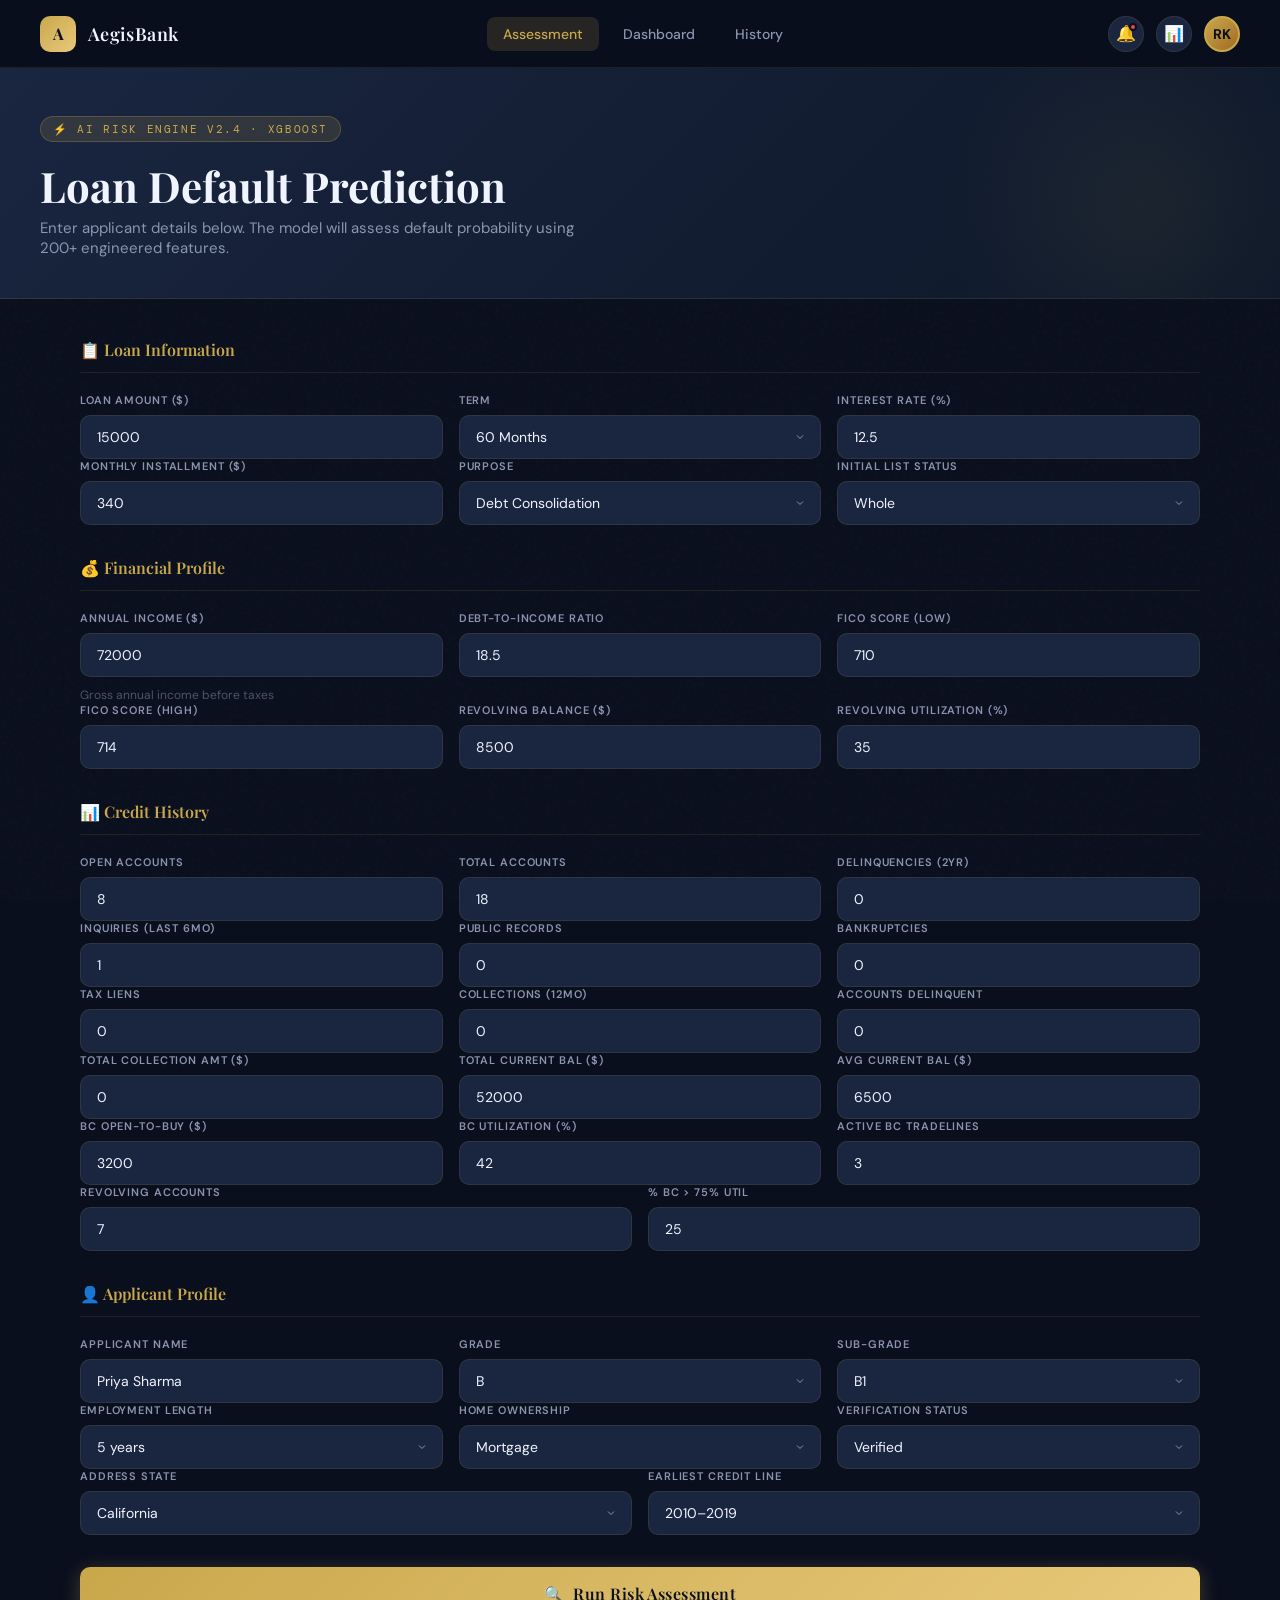
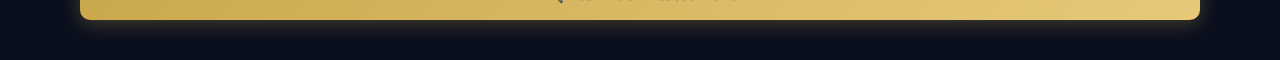
<file: separate/aegisbank_app.html>
<!DOCTYPE html>
<html lang="en">
<head>
<meta charset="UTF-8"/>
<meta name="viewport" content="width=device-width,initial-scale=1.0"/>
<title>AegisBank — Risk Engine</title>
<link href="https://fonts.googleapis.com/css2?family=Playfair+Display:wght@400;600;700&family=DM+Sans:ital,wght@0,300;0,400;0,500;0,600;1,400&family=DM+Mono:wght@400;500&display=swap" rel="stylesheet"/>
<style>
:root{
  --navy:#0a0f1e;--navy-mid:#111827;--navy-light:#1a2540;--card-bg:#131c30;
  --gold:#c9a84c;--gold-light:#e8c97a;--gold-dim:rgba(201,168,76,0.15);
  --teal:#2dd4bf;--teal-dim:rgba(45,212,191,0.12);
  --red:#ef4444;--red-dim:rgba(239,68,68,0.12);
  --green:#22c55e;--green-dim:rgba(34,197,94,0.12);
  --amber:#f59e0b;--amber-dim:rgba(245,158,11,0.12);
  --text-primary:#f0f4ff;--text-secondary:#8a95b0;--text-muted:#4a5568;
  --border:rgba(201,168,76,0.12);--border-hover:rgba(201,168,76,0.35);
  --shadow:0 8px 40px rgba(0,0,0,0.45);--radius:16px;--radius-sm:10px;
}
*,*::before,*::after{box-sizing:border-box;margin:0;padding:0}
html{scroll-behavior:smooth}
body{font-family:'DM Sans',sans-serif;background:var(--navy);color:var(--text-primary);min-height:100vh;-webkit-font-smoothing:antialiased}
body::before{content:'';position:fixed;inset:0;background-image:url("data:image/svg+xml,%3Csvg viewBox='0 0 256 256' xmlns='http://www.w3.org/2000/svg'%3E%3Cfilter id='n'%3E%3CfeTurbulence type='fractalNoise' baseFrequency='0.9' numOctaves='4' stitchTiles='stitch'/%3E%3C/filter%3E%3Crect width='100%25' height='100%25' filter='url(%23n)' opacity='0.035'/%3E%3C/svg%3E");pointer-events:none;z-index:0;opacity:.6}

/* NAV */
.nav{position:fixed;top:0;left:0;right:0;z-index:200;display:flex;align-items:center;justify-content:space-between;padding:0 40px;height:68px;background:rgba(10,15,30,0.92);backdrop-filter:blur(20px);border-bottom:1px solid var(--border)}
.nav-brand{display:flex;align-items:center;gap:12px;text-decoration:none;cursor:pointer}
.nav-logo{width:36px;height:36px;background:linear-gradient(135deg,var(--gold),var(--gold-light));border-radius:10px;display:flex;align-items:center;justify-content:center;font-family:'Playfair Display',serif;font-weight:700;color:var(--navy);font-size:16px}
.nav-name{font-family:'Playfair Display',serif;font-size:18px;font-weight:600;color:var(--text-primary);letter-spacing:.02em}
.nav-links{display:flex;gap:8px;list-style:none}
.nav-links a{text-decoration:none;color:var(--text-secondary);font-size:14px;font-weight:500;padding:8px 16px;border-radius:8px;transition:all .2s;cursor:pointer}
.nav-links a:hover,.nav-links a.active{color:var(--gold);background:var(--gold-dim)}
.nav-actions{display:flex;align-items:center;gap:12px}
.nav-icon-btn{width:36px;height:36px;border-radius:50%;background:var(--navy-light);border:1px solid var(--border);display:flex;align-items:center;justify-content:center;cursor:pointer;color:var(--text-secondary);font-size:16px;transition:all .2s;position:relative}
.nav-icon-btn:hover{border-color:var(--gold);color:var(--gold)}
.notif-dot{position:absolute;top:6px;right:6px;width:8px;height:8px;background:var(--red);border-radius:50%;border:2px solid var(--navy)}
.nav-avatar{width:36px;height:36px;border-radius:50%;background:linear-gradient(135deg,var(--gold),#a06b20);border:2px solid var(--gold);display:flex;align-items:center;justify-content:center;cursor:pointer;font-size:14px;font-weight:700;color:var(--navy);transition:all .2s}
.nav-avatar:hover{transform:scale(1.05)}

/* PAGE */
.page-wrapper{position:relative;z-index:1;padding-top:68px;min-height:100vh}
.page{display:none}
.page.active{display:block}

/* HERO */
.hero-strip{background:linear-gradient(135deg,var(--navy-light) 0%,#0d1829 100%);border-bottom:1px solid var(--border);padding:48px 40px 40px;position:relative;overflow:hidden}
.hero-strip::after{content:'';position:absolute;right:-60px;top:-60px;width:400px;height:400px;background:radial-gradient(circle,rgba(201,168,76,.07) 0%,transparent 70%);pointer-events:none}
.hero-eyebrow{display:inline-flex;align-items:center;gap:8px;font-family:'DM Mono',monospace;font-size:11px;letter-spacing:.15em;text-transform:uppercase;color:var(--gold);background:var(--gold-dim);border:1px solid rgba(201,168,76,.25);padding:5px 12px;border-radius:20px;margin-bottom:20px}
.hero-title{font-family:'Playfair Display',serif;font-size:clamp(26px,4vw,42px);font-weight:700;line-height:1.15;margin-bottom:8px;background:linear-gradient(135deg,var(--text-primary) 60%,var(--gold-light));-webkit-background-clip:text;-webkit-text-fill-color:transparent;background-clip:text}
.hero-sub{color:var(--text-secondary);font-size:15px;max-width:540px}

/* CONTENT */
.content-area{padding:40px;max-width:1200px;margin:0 auto}

/* CARDS */
.card{background:var(--card-bg);border:1px solid var(--border);border-radius:var(--radius);padding:32px;transition:border-color .25s,box-shadow .25s}
.card:hover{border-color:var(--border-hover);box-shadow:var(--shadow)}
.card-label{font-family:'DM Mono',monospace;font-size:10px;letter-spacing:.12em;text-transform:uppercase;color:var(--text-muted);margin-bottom:12px}
.card-title{font-family:'Playfair Display',serif;font-size:20px;font-weight:600;margin-bottom:8px}

/* FORM */
.form-grid{display:grid;gap:20px}
.form-row{display:grid;grid-template-columns:repeat(auto-fit,minmax(200px,1fr));gap:16px}
.form-group{display:flex;flex-direction:column;gap:8px}
.form-label{font-size:11px;font-weight:600;letter-spacing:.08em;text-transform:uppercase;color:var(--text-secondary)}
.form-input{background:var(--navy-light);border:1px solid var(--border);border-radius:var(--radius-sm);padding:12px 16px;color:var(--text-primary);font-family:'DM Sans',sans-serif;font-size:14px;transition:all .2s;outline:none;width:100%}
.form-input:focus{border-color:var(--gold);box-shadow:0 0 0 3px var(--gold-dim)}
.form-input::placeholder{color:var(--text-muted)}
select.form-input{appearance:none;cursor:pointer;background-image:url("data:image/svg+xml,%3Csvg xmlns='http://www.w3.org/2000/svg' width='12' height='12' viewBox='0 0 24 24' fill='none' stroke='%238a95b0' stroke-width='2'%3E%3Cpath d='M6 9l6 6 6-6'/%3E%3C/svg%3E");background-repeat:no-repeat;background-position:right 14px center;padding-right:40px}
.form-section{margin-bottom:32px}
.form-section-title{font-family:'Playfair Display',serif;font-size:16px;font-weight:600;color:var(--gold);margin-bottom:20px;padding-bottom:12px;border-bottom:1px solid var(--border);display:flex;align-items:center;gap:8px}
.form-hint{font-size:12px;color:var(--text-muted);margin-top:2px}

/* BUTTONS */
.btn{display:inline-flex;align-items:center;justify-content:center;gap:8px;font-family:'DM Sans',sans-serif;font-size:14px;font-weight:600;padding:12px 28px;border:none;border-radius:var(--radius-sm);cursor:pointer;transition:all .2s;letter-spacing:.03em;text-decoration:none}
.btn-primary{background:linear-gradient(135deg,var(--gold) 0%,var(--gold-light) 100%);color:var(--navy);box-shadow:0 4px 20px rgba(201,168,76,.3)}
.btn-primary:hover{transform:translateY(-1px);box-shadow:0 6px 28px rgba(201,168,76,.45)}
.btn-ghost{background:transparent;color:var(--text-secondary);border:1px solid var(--border)}
.btn-ghost:hover{color:var(--gold);border-color:var(--gold);background:var(--gold-dim)}
.btn-full{width:100%}
.btn-sm{padding:8px 16px;font-size:13px}

/* STATS */
.stats-row{display:grid;grid-template-columns:repeat(auto-fit,minmax(200px,1fr));gap:16px;margin-bottom:32px}
.stat-card{background:var(--card-bg);border:1px solid var(--border);border-radius:var(--radius);padding:24px;transition:border-color .25s}
.stat-card:hover{border-color:var(--border-hover)}
.stat-icon{width:40px;height:40px;border-radius:10px;display:flex;align-items:center;justify-content:center;font-size:18px;margin-bottom:16px}
.stat-value{font-family:'Playfair Display',serif;font-size:26px;font-weight:700;line-height:1;margin-bottom:6px}
.stat-label{font-size:12px;color:var(--text-secondary)}
.stat-change{display:inline-flex;align-items:center;gap:4px;font-family:'DM Mono',monospace;font-size:11px;margin-top:8px;padding:3px 8px;border-radius:20px}
.stat-change.up{color:var(--green);background:var(--green-dim)}
.stat-change.down{color:var(--red);background:var(--red-dim)}
.stat-change.neutral{color:var(--text-muted);background:rgba(255,255,255,.04)}

/* RISK METER */
.risk-track{height:10px;background:var(--navy-light);border-radius:99px;overflow:hidden;position:relative}
.risk-fill{height:100%;border-radius:99px;transition:width 1.2s cubic-bezier(.16,1,.3,1)}
.risk-fill.low{background:linear-gradient(90deg,var(--green),#4ade80)}
.risk-fill.medium{background:linear-gradient(90deg,var(--amber),#fbbf24)}
.risk-fill.high{background:linear-gradient(90deg,var(--red),#f87171)}
.risk-labels{display:flex;justify-content:space-between;margin-top:8px;font-size:11px;color:var(--text-muted);font-family:'DM Mono',monospace}

/* RESULT */
.result-badge{display:inline-flex;align-items:center;gap:10px;padding:16px 28px;border-radius:var(--radius);font-size:18px;font-family:'Playfair Display',serif;font-weight:600}
.result-badge.safe{background:var(--green-dim);border:1px solid rgba(34,197,94,.3);color:var(--green)}
.result-badge.risk{background:var(--red-dim);border:1px solid rgba(239,68,68,.3);color:var(--red)}
.result-badge.medium{background:var(--amber-dim);border:1px solid rgba(245,158,11,.3);color:var(--amber)}

/* DONUT */
.donut-wrap{display:flex;align-items:center;gap:28px;padding:24px;background:var(--navy-light);border-radius:var(--radius);border:1px solid var(--border);margin-bottom:24px}
.donut-svg{flex-shrink:0}
.donut-pct{font-family:'Playfair Display',serif;font-size:38px;font-weight:700;line-height:1}
.donut-desc{font-size:13px;color:var(--text-secondary);margin-top:4px}

/* FACTOR ROWS */
.factor-row{display:flex;align-items:center;justify-content:space-between;padding:12px 0;border-bottom:1px solid rgba(255,255,255,.04);gap:12px}
.factor-row:last-child{border-bottom:none}
.factor-name{font-size:13px;color:var(--text-secondary);flex:1}
.factor-bar-wrap{flex:0 0 100px;height:4px;background:var(--navy-light);border-radius:99px;overflow:hidden}
.factor-bar{height:100%;border-radius:99px}
.factor-bar.pos{background:linear-gradient(90deg,var(--green),#4ade80)}
.factor-bar.neg{background:linear-gradient(90deg,var(--red),#f87171)}
.factor-val{font-family:'DM Mono',monospace;font-size:12px;min-width:50px;text-align:right}

/* DIVIDER */
.divider{height:1px;background:var(--border);margin:28px 0}

/* PILL TABS */
.pill-tabs{display:flex;gap:6px;background:var(--navy-light);padding:5px;border-radius:var(--radius-sm);margin-bottom:28px;width:fit-content}
.pill-tab{padding:8px 20px;border-radius:7px;font-size:13px;font-weight:500;cursor:pointer;color:var(--text-secondary);transition:all .2s;border:none;background:none}
.pill-tab.active{background:var(--card-bg);color:var(--gold);box-shadow:0 2px 8px rgba(0,0,0,.3)}

/* HISTORY TABLE */
.table-wrap{overflow-x:auto;border-radius:var(--radius-sm);border:1px solid var(--border)}
table{width:100%;border-collapse:collapse;font-size:13px}
thead{background:var(--navy-light)}
th{padding:12px 16px;text-align:left;font-family:'DM Mono',monospace;font-size:10px;letter-spacing:.1em;text-transform:uppercase;color:var(--text-muted);white-space:nowrap}
td{padding:14px 16px;border-top:1px solid rgba(255,255,255,.04);color:var(--text-secondary)}
tr:hover td{background:rgba(201,168,76,.04);color:var(--text-primary)}
.badge{display:inline-flex;align-items:center;gap:5px;padding:3px 10px;border-radius:20px;font-size:11px;font-family:'DM Mono',monospace;font-weight:500;white-space:nowrap}
.badge-green{background:var(--green-dim);color:var(--green);border:1px solid rgba(34,197,94,.2)}
.badge-red{background:var(--red-dim);color:var(--red);border:1px solid rgba(239,68,68,.2)}
.badge-amber{background:var(--amber-dim);color:var(--amber);border:1px solid rgba(245,158,11,.2)}
.badge-blue{background:var(--teal-dim);color:var(--teal);border:1px solid rgba(45,212,191,.2)}

/* CHARTS */
.chart-container{position:relative;height:200px;background:var(--navy-light);border-radius:var(--radius-sm);border:1px solid var(--border);overflow:hidden;padding:16px}
.mini-bars{display:flex;align-items:flex-end;gap:4px;height:100%}
.mini-bar{flex:1;border-radius:3px 3px 0 0;min-height:4px;transition:all .3s}
.mini-bar.gold{background:linear-gradient(180deg,var(--gold-light),var(--gold))}
.mini-bar.green{background:linear-gradient(180deg,#4ade80,var(--green))}
.mini-bar.red{background:linear-gradient(180deg,#f87171,var(--red))}

/* MODAL/OVERLAY PAGES */
.overlay-panel{position:fixed;top:0;right:0;bottom:0;width:420px;background:var(--navy-mid);border-left:1px solid var(--border);z-index:300;transform:translateX(100%);transition:transform .35s cubic-bezier(.16,1,.3,1);overflow-y:auto;display:flex;flex-direction:column}
.overlay-panel.open{transform:translateX(0)}
.overlay-backdrop{position:fixed;inset:0;background:rgba(0,0,0,.5);z-index:299;display:none;backdrop-filter:blur(4px)}
.overlay-backdrop.visible{display:block}
.panel-header{padding:24px 28px;border-bottom:1px solid var(--border);display:flex;align-items:center;justify-content:space-between;flex-shrink:0}
.panel-title{font-family:'Playfair Display',serif;font-size:20px;font-weight:600}
.panel-close{width:36px;height:36px;border-radius:50%;background:var(--navy-light);border:1px solid var(--border);display:flex;align-items:center;justify-content:center;cursor:pointer;color:var(--text-secondary);font-size:18px;transition:all .2s}
.panel-close:hover{border-color:var(--gold);color:var(--gold)}
.panel-body{padding:28px;flex:1}

/* PROFILE */
.profile-avatar-lg{width:80px;height:80px;border-radius:50%;background:linear-gradient(135deg,var(--gold),#a06b20);border:3px solid var(--gold);display:flex;align-items:center;justify-content:center;font-size:28px;font-weight:700;color:var(--navy);margin:0 auto 20px}
.profile-name{font-family:'Playfair Display',serif;font-size:22px;font-weight:600;text-align:center}
.profile-role{color:var(--gold);font-size:13px;text-align:center;margin-top:4px;font-family:'DM Mono',monospace}
.profile-stats{display:grid;grid-template-columns:1fr 1fr 1fr;gap:12px;margin:24px 0}
.profile-stat{background:var(--navy-light);border:1px solid var(--border);border-radius:var(--radius-sm);padding:16px;text-align:center}
.profile-stat-val{font-family:'Playfair Display',serif;font-size:20px;font-weight:700;color:var(--gold)}
.profile-stat-lbl{font-size:11px;color:var(--text-muted);margin-top:4px}
.info-row{display:flex;align-items:center;justify-content:space-between;padding:14px 0;border-bottom:1px solid rgba(255,255,255,.04)}
.info-row:last-child{border-bottom:none}
.info-key{font-size:12px;color:var(--text-muted);font-family:'DM Mono',monospace;text-transform:uppercase;letter-spacing:.06em}
.info-val{font-size:14px;color:var(--text-primary)}

/* NOTIFICATIONS */
.notif-item{display:flex;gap:14px;padding:16px 0;border-bottom:1px solid rgba(255,255,255,.04);cursor:pointer;transition:all .2s}
.notif-item:hover{padding-left:4px}
.notif-item:last-child{border-bottom:none}
.notif-dot-lg{width:10px;height:10px;border-radius:50%;flex-shrink:0;margin-top:5px}
.notif-title{font-size:14px;font-weight:500;color:var(--text-primary);margin-bottom:4px}
.notif-desc{font-size:12px;color:var(--text-secondary);line-height:1.5}
.notif-time{font-size:11px;color:var(--text-muted);font-family:'DM Mono',monospace;margin-top:6px}
.notif-unread .notif-title{color:var(--gold)}

/* REPORT */
.report-section{margin-bottom:28px}
.report-section-title{font-family:'DM Mono',monospace;font-size:10px;letter-spacing:.12em;text-transform:uppercase;color:var(--gold);margin-bottom:16px;padding-bottom:8px;border-bottom:1px solid var(--border)}
.report-detail-row{display:flex;justify-content:space-between;padding:10px 0;border-bottom:1px solid rgba(255,255,255,.04);font-size:13px}
.report-detail-row:last-child{border-bottom:none}
.report-key{color:var(--text-muted)}
.report-val{color:var(--text-primary);font-weight:500}
.risk-chip{display:inline-flex;align-items:center;gap:6px;padding:4px 12px;border-radius:20px;font-size:12px;font-weight:600;font-family:'DM Mono',monospace}
.risk-chip.low{background:var(--green-dim);color:var(--green);border:1px solid rgba(34,197,94,.3)}
.risk-chip.medium{background:var(--amber-dim);color:var(--amber);border:1px solid rgba(245,158,11,.3)}
.risk-chip.high{background:var(--red-dim);color:var(--red);border:1px solid rgba(239,68,68,.3)}

/* ANIMATIONS */
@keyframes fadeUp{from{opacity:0;transform:translateY(20px)}to{opacity:1;transform:translateY(0)}}
@keyframes spin{to{transform:rotate(360deg)}}
@keyframes pulse{0%,100%{opacity:1}50%{opacity:.5}}
.fade-up{animation:fadeUp .5s ease both}
.d1{animation-delay:.1s}.d2{animation-delay:.2s}.d3{animation-delay:.3s}.d4{animation-delay:.4s}

/* LOADING */
.loading-overlay{position:fixed;inset:0;background:rgba(10,15,30,.85);z-index:999;display:flex;align-items:center;justify-content:center;flex-direction:column;gap:20px;backdrop-filter:blur(8px)}
.loader-ring{width:56px;height:56px;border:3px solid rgba(201,168,76,.2);border-top-color:var(--gold);border-radius:50%;animation:spin .8s linear infinite}
.loader-text{font-family:'DM Mono',monospace;font-size:13px;color:var(--gold);letter-spacing:.1em}

/* DASHBOARD GRID */
.dash-grid{display:grid;grid-template-columns:2fr 1fr;gap:24px}
@media(max-width:900px){.dash-grid{grid-template-columns:1fr}}
.conf-matrix{display:grid;grid-template-columns:1fr 1fr;gap:8px}
.conf-cell{padding:20px;border-radius:var(--radius-sm);text-align:center}
.conf-cell .conf-num{font-family:'Playfair Display',serif;font-size:28px;font-weight:700}
.conf-cell .conf-lbl{font-size:11px;color:var(--text-secondary);margin-top:4px;font-family:'DM Mono',monospace}

/* PROGRESS BAR */
.progress-wrap{margin:8px 0}
.progress-label{display:flex;justify-content:space-between;font-size:12px;color:var(--text-secondary);margin-bottom:6px}
.progress-track{height:6px;background:var(--navy-light);border-radius:99px;overflow:hidden}
.progress-fill{height:100%;border-radius:99px;background:linear-gradient(90deg,var(--gold),var(--gold-light));transition:width 1s ease}

/* EMPTY STATE */
.empty-state{text-align:center;padding:60px 20px;color:var(--text-muted)}
.empty-icon{font-size:48px;opacity:.4;margin-bottom:16px}
.empty-text{font-size:14px}

@media(max-width:768px){
  .nav{padding:0 20px}
  .content-area{padding:24px 20px}
  .hero-strip{padding:32px 20px 28px}
  .nav-links{display:none}
  .stats-row{grid-template-columns:1fr 1fr}
  .overlay-panel{width:100%}
}
</style>
</head>
<body>

<!-- NAV -->
<nav class="nav">
  <div class="nav-brand" onclick="showPage('assessment')">
    <div class="nav-logo">A</div>
    <span class="nav-name">AegisBank</span>
  </div>
  <ul class="nav-links">
    <li><a id="nav-assessment" class="active" onclick="showPage('assessment')">Assessment</a></li>
    <li><a id="nav-dashboard" onclick="showPage('dashboard')">Dashboard</a></li>
    <li><a id="nav-history" onclick="showPage('history')">History</a></li>
  </ul>
  <div class="nav-actions">
    <div class="nav-icon-btn" onclick="openPanel('notifications')" title="Notifications">
      🔔<span class="notif-dot" id="notifDot"></span>
    </div>
    <div class="nav-icon-btn" onclick="openPanel('reports')" title="Reports">📊</div>
    <div class="nav-avatar" onclick="openPanel('profile')" title="Profile">RK</div>
  </div>
</nav>

<!-- LOADING OVERLAY -->
<div class="loading-overlay" id="loadingOverlay" style="display:none">
  <div class="loader-ring"></div>
  <div class="loader-text">ANALYSING RISK PROFILE...</div>
</div>

<!-- BACKDROP -->
<div class="overlay-backdrop" id="backdrop" onclick="closePanels()"></div>

<!-- NOTIFICATIONS PANEL -->
<div class="overlay-panel" id="panel-notifications">
  <div class="panel-header">
    <span class="panel-title">Notifications</span>
    <div class="panel-close" onclick="closePanels()">✕</div>
  </div>
  <div class="panel-body">
    <div style="display:flex;justify-content:space-between;align-items:center;margin-bottom:20px">
      <span style="font-size:13px;color:var(--text-secondary)">3 unread</span>
      <span style="font-size:12px;color:var(--gold);cursor:pointer" onclick="markAllRead()">Mark all read</span>
    </div>
    <div id="notifList">
      <div class="notif-item notif-unread">
        <div class="notif-dot-lg" style="background:var(--red)"></div>
        <div>
          <div class="notif-title">⚠️ High Risk Alert</div>
          <div class="notif-desc">Application #AGB-2025-089 flagged with 73.2% default probability. Requires senior review.</div>
          <div class="notif-time">2 minutes ago</div>
        </div>
      </div>
      <div class="notif-item notif-unread">
        <div class="notif-dot-lg" style="background:var(--amber)"></div>
        <div>
          <div class="notif-title">📊 Drift Detected</div>
          <div class="notif-desc">Feature drift detected in <code style="color:var(--gold)">int_rate</code> and <code style="color:var(--gold)">dti</code>. PSI score: 0.31 — High drift threshold exceeded.</div>
          <div class="notif-time">1 hour ago</div>
        </div>
      </div>
      <div class="notif-item notif-unread">
        <div class="notif-dot-lg" style="background:var(--teal)"></div>
        <div>
          <div class="notif-title">✅ Model Retrained</div>
          <div class="notif-desc">XGBoost model v2.4 retrained on latest dataset. Accuracy improved from 80.7% → 82.3%.</div>
          <div class="notif-time">3 hours ago</div>
        </div>
      </div>
      <div class="notif-item">
        <div class="notif-dot-lg" style="background:var(--text-muted)"></div>
        <div>
          <div class="notif-title">📋 Daily Summary</div>
          <div class="notif-desc">42 assessments processed today. 8 flagged for review. Approval rate: 74.3%.</div>
          <div class="notif-time">8 hours ago</div>
        </div>
      </div>
      <div class="notif-item">
        <div class="notif-dot-lg" style="background:var(--text-muted)"></div>
        <div>
          <div class="notif-title">🔒 Security Notice</div>
          <div class="notif-desc">New login detected from Mumbai, Maharashtra. IP: 103.xx.xx.xx</div>
          <div class="notif-time">Yesterday</div>
        </div>
      </div>
    </div>
  </div>
</div>

<!-- REPORTS PANEL -->
<div class="overlay-panel" id="panel-reports">
  <div class="panel-header">
    <span class="panel-title">Reports</span>
    <div class="panel-close" onclick="closePanels()">✕</div>
  </div>
  <div class="panel-body">
    <div id="reportContent">
      <div style="font-size:13px;color:var(--text-secondary);margin-bottom:24px">Select an assessment from History to view its detailed report, or view a recent one below.</div>
      <div class="report-section">
        <div class="report-section-title">Recent Reports</div>
        <div id="reportList"></div>
      </div>
      <div id="reportDetail" style="display:none"></div>
    </div>
  </div>
</div>

<!-- PROFILE PANEL -->
<div class="overlay-panel" id="panel-profile">
  <div class="panel-header">
    <span class="panel-title">Profile</span>
    <div class="panel-close" onclick="closePanels()">✕</div>
  </div>
  <div class="panel-body">
    <div class="profile-avatar-lg">RK</div>
    <div class="profile-name">Rahul Kumar</div>
    <div class="profile-role">Senior Risk Analyst · Level 3</div>
    <div class="profile-stats">
      <div class="profile-stat">
        <div class="profile-stat-val" id="pTotalAssess">0</div>
        <div class="profile-stat-lbl">Assessments</div>
      </div>
      <div class="profile-stat">
        <div class="profile-stat-val" id="pApproved">0</div>
        <div class="profile-stat-lbl">Approved</div>
      </div>
      <div class="profile-stat">
        <div class="profile-stat-val" id="pFlagged">0</div>
        <div class="profile-stat-lbl">Flagged</div>
      </div>
    </div>
    <div class="divider"></div>
    <div class="report-section-title">Account Details</div>
    <div class="info-row"><span class="info-key">Employee ID</span><span class="info-val">AGB-2024-0047</span></div>
    <div class="info-row"><span class="info-key">Department</span><span class="info-val">Credit Risk</span></div>
    <div class="info-row"><span class="info-key">Branch</span><span class="info-val">Mumbai HQ</span></div>
    <div class="info-row"><span class="info-key">Joined</span><span class="info-val">Jan 15, 2022</span></div>
    <div class="info-row"><span class="info-key">Email</span><span class="info-val">r.kumar@aegisbank.in</span></div>
    <div class="info-row"><span class="info-key">Last Login</span><span class="info-val">Today, 9:14 AM</span></div>
    <div class="divider"></div>
    <div class="report-section-title">Model Access</div>
    <div class="progress-wrap">
      <div class="progress-label"><span>Daily Quota Used</span><span id="quotaUsed">0 / 100</span></div>
      <div class="progress-track"><div class="progress-fill" id="quotaBar" style="width:0%"></div></div>
    </div>
    <div style="margin-top:20px;display:flex;gap:10px">
      <button class="btn btn-ghost btn-sm" style="flex:1">⚙️ Settings</button>
      <button class="btn btn-ghost btn-sm" style="flex:1;color:var(--red);border-color:rgba(239,68,68,.3)" onclick="alert('Signing out...')">🚪 Sign Out</button>
    </div>
  </div>
</div>

<!-- ===== PAGES ===== -->
<div class="page-wrapper">

  <!-- ASSESSMENT PAGE -->
  <div class="page active" id="page-assessment">
    <div class="hero-strip fade-up">
      <div class="hero-eyebrow">⚡ AI Risk Engine v2.4 · XGBoost</div>
      <h1 class="hero-title">Loan Default Prediction</h1>
      <p class="hero-sub">Enter applicant details below. The model will assess default probability using 200+ engineered features.</p>
    </div>
    <div class="content-area">
      <form id="assessmentForm" onsubmit="runPrediction(event)">

        <div class="form-section fade-up d1">
          <div class="form-section-title">📋 Loan Information</div>
          <div class="form-row">
            <div class="form-group">
              <label class="form-label">Loan Amount ($)</label>
              <input class="form-input" type="number" name="loan_amnt" value="15000" min="500" step="500" required/>
            </div>
            <div class="form-group">
              <label class="form-label">Term</label>
              <select class="form-input" name="term">
                <option value="36_months">36 Months</option>
                <option value="60_months" selected>60 Months</option>
              </select>
            </div>
            <div class="form-group">
              <label class="form-label">Interest Rate (%)</label>
              <input class="form-input" type="number" name="int_rate" value="12.5" min="0" max="30" step="0.1" required/>
            </div>
          </div>
          <div class="form-row">
            <div class="form-group">
              <label class="form-label">Monthly Installment ($)</label>
              <input class="form-input" type="number" name="installment" value="340" min="0" step="10"/>
            </div>
            <div class="form-group">
              <label class="form-label">Purpose</label>
              <select class="form-input" name="purpose">
                <option value="debt_consolidation" selected>Debt Consolidation</option>
                <option value="credit_card">Credit Card</option>
                <option value="home_improvement">Home Improvement</option>
                <option value="major_purchase">Major Purchase</option>
                <option value="medical">Medical</option>
                <option value="moving">Moving</option>
                <option value="vacation">Vacation</option>
                <option value="wedding">Wedding</option>
                <option value="other">Other</option>
              </select>
            </div>
            <div class="form-group">
              <label class="form-label">Initial List Status</label>
              <select class="form-input" name="initial_list_status">
                <option value="w" selected>Whole</option>
                <option value="f">Fractional</option>
              </select>
            </div>
          </div>
        </div>

        <div class="form-section fade-up d2">
          <div class="form-section-title">💰 Financial Profile</div>
          <div class="form-row">
            <div class="form-group">
              <label class="form-label">Annual Income ($)</label>
              <input class="form-input" type="number" name="annual_inc" value="72000" min="0" step="1000" required/>
              <span class="form-hint" id="dtiHint">Gross annual income before taxes</span>
            </div>
            <div class="form-group">
              <label class="form-label">Debt-to-Income Ratio</label>
              <input class="form-input" type="number" name="dti" value="18.5" min="0" max="100" step="0.1" required/>
            </div>
            <div class="form-group">
              <label class="form-label">FICO Score (Low)</label>
              <input class="form-input" type="number" name="fico_range_low" value="710" min="300" max="850" required/>
            </div>
          </div>
          <div class="form-row">
            <div class="form-group">
              <label class="form-label">FICO Score (High)</label>
              <input class="form-input" type="number" name="fico_range_high" value="714" min="300" max="850"/>
            </div>
            <div class="form-group">
              <label class="form-label">Revolving Balance ($)</label>
              <input class="form-input" type="number" name="revol_bal" value="8500" min="0" step="100"/>
            </div>
            <div class="form-group">
              <label class="form-label">Revolving Utilization (%)</label>
              <input class="form-input" type="number" name="revol_util" value="35" min="0" max="100" step="1"/>
            </div>
          </div>
        </div>

        <div class="form-section fade-up d2">
          <div class="form-section-title">📊 Credit History</div>
          <div class="form-row">
            <div class="form-group">
              <label class="form-label">Open Accounts</label>
              <input class="form-input" type="number" name="open_acc" value="8" min="0"/>
            </div>
            <div class="form-group">
              <label class="form-label">Total Accounts</label>
              <input class="form-input" type="number" name="total_acc" value="18" min="0"/>
            </div>
            <div class="form-group">
              <label class="form-label">Delinquencies (2yr)</label>
              <input class="form-input" type="number" name="delinq_2yrs" value="0" min="0"/>
            </div>
          </div>
          <div class="form-row">
            <div class="form-group">
              <label class="form-label">Inquiries (Last 6mo)</label>
              <input class="form-input" type="number" name="inq_last_6mths" value="1" min="0"/>
            </div>
            <div class="form-group">
              <label class="form-label">Public Records</label>
              <input class="form-input" type="number" name="pub_rec" value="0" min="0"/>
            </div>
            <div class="form-group">
              <label class="form-label">Bankruptcies</label>
              <input class="form-input" type="number" name="pub_rec_bankruptcies" value="0" min="0"/>
            </div>
          </div>
          <div class="form-row">
            <div class="form-group">
              <label class="form-label">Tax Liens</label>
              <input class="form-input" type="number" name="tax_liens" value="0" min="0"/>
            </div>
            <div class="form-group">
              <label class="form-label">Collections (12mo)</label>
              <input class="form-input" type="number" name="collections_12_mths_ex_med" value="0" min="0"/>
            </div>
            <div class="form-group">
              <label class="form-label">Accounts Delinquent</label>
              <input class="form-input" type="number" name="acc_now_delinq" value="0" min="0"/>
            </div>
          </div>
          <div class="form-row">
            <div class="form-group">
              <label class="form-label">Total Collection Amt ($)</label>
              <input class="form-input" type="number" name="tot_coll_amt" value="0" min="0"/>
            </div>
            <div class="form-group">
              <label class="form-label">Total Current Bal ($)</label>
              <input class="form-input" type="number" name="tot_cur_bal" value="52000" min="0"/>
            </div>
            <div class="form-group">
              <label class="form-label">Avg Current Bal ($)</label>
              <input class="form-input" type="number" name="avg_cur_bal" value="6500" min="0"/>
            </div>
          </div>
          <div class="form-row">
            <div class="form-group">
              <label class="form-label">BC Open-to-Buy ($)</label>
              <input class="form-input" type="number" name="bc_open_to_buy" value="3200" min="0"/>
            </div>
            <div class="form-group">
              <label class="form-label">BC Utilization (%)</label>
              <input class="form-input" type="number" name="bc_util" value="42" min="0" max="100"/>
            </div>
            <div class="form-group">
              <label class="form-label">Active BC Tradelines</label>
              <input class="form-input" type="number" name="num_actv_bc_tl" value="3" min="0"/>
            </div>
          </div>
          <div class="form-row">
            <div class="form-group">
              <label class="form-label">Revolving Accounts</label>
              <input class="form-input" type="number" name="num_rev_accts" value="7" min="0"/>
            </div>
            <div class="form-group">
              <label class="form-label">% BC &gt; 75% Util</label>
              <input class="form-input" type="number" name="percent_bc_gt_75" value="25" min="0" max="100"/>
            </div>
          </div>
        </div>

        <div class="form-section fade-up d3">
          <div class="form-section-title">👤 Applicant Profile</div>
          <div class="form-row">
            <div class="form-group">
              <label class="form-label">Applicant Name</label>
              <input class="form-input" type="text" name="applicant_name" placeholder="Full legal name" value="Priya Sharma"/>
            </div>
            <div class="form-group">
              <label class="form-label">Grade</label>
              <select class="form-input" name="grade">
                <option value="A">A</option>
                <option value="B" selected>B</option>
                <option value="C">C</option>
                <option value="D">D</option>
                <option value="E">E</option>
                <option value="F">F</option>
                <option value="G">G</option>
              </select>
            </div>
            <div class="form-group">
              <label class="form-label">Sub-Grade</label>
              <select class="form-input" name="sub_grade">
                <option value="B1" selected>B1</option>
                <option value="B2">B2</option>
                <option value="B3">B3</option>
                <option value="B4">B4</option>
                <option value="B5">B5</option>
                <option value="A1">A1</option>
                <option value="A2">A2</option>
                <option value="A3">A3</option>
                <option value="A4">A4</option>
                <option value="A5">A5</option>
                <option value="C1">C1</option>
                <option value="C2">C2</option>
              </select>
            </div>
          </div>
          <div class="form-row">
            <div class="form-group">
              <label class="form-label">Employment Length</label>
              <select class="form-input" name="emp_length">
                <option value="lt_1_year">&lt;1 year</option>
                <option value="1_year">1 year</option>
                <option value="2_years">2 years</option>
                <option value="3_years">3 years</option>
                <option value="4_years">4 years</option>
                <option value="5_years" selected>5 years</option>
                <option value="6_years">6 years</option>
                <option value="7_years">7 years</option>
                <option value="8_years">8 years</option>
                <option value="9_years">9 years</option>
                <option value="10+_years">10+ years</option>
              </select>
            </div>
            <div class="form-group">
              <label class="form-label">Home Ownership</label>
              <select class="form-input" name="home_ownership">
                <option value="MORTGAGE" selected>Mortgage</option>
                <option value="OWN">Own</option>
                <option value="RENT">Rent</option>
              </select>
            </div>
            <div class="form-group">
              <label class="form-label">Verification Status</label>
              <select class="form-input" name="verification_status">
                <option value="Verified" selected>Verified</option>
                <option value="Source_Verified">Source Verified</option>
                <option value="Not_Verified">Not Verified</option>
              </select>
            </div>
          </div>
          <div class="form-row">
            <div class="form-group">
              <label class="form-label">Address State</label>
              <select class="form-input" name="addr_state">
                <option value="CA" selected>California</option>
                <option value="TX">Texas</option>
                <option value="NY">New York</option>
                <option value="FL">Florida</option>
                <option value="IL">Illinois</option>
                <option value="PA">Pennsylvania</option>
                <option value="OH">Ohio</option>
                <option value="GA">Georgia</option>
                <option value="NC">North Carolina</option>
                <option value="MI">Michigan</option>
                <option value="NJ">New Jersey</option>
                <option value="WA">Washington</option>
              </select>
            </div>
            <div class="form-group">
              <label class="form-label">Earliest Credit Line</label>
              <select class="form-input" name="earliest_cr_line">
                <option value="2000s">2000–2009</option>
                <option value="2010s" selected>2010–2019</option>
                <option value="1990s">Before 2000</option>
              </select>
            </div>
          </div>
        </div>

        <div class="fade-up d4">
          <button type="submit" class="btn btn-primary btn-full" style="font-size:16px;padding:16px;font-family:'Playfair Display',serif">
            🔍 &nbsp;Run Risk Assessment
          </button>
        </div>
      </form>
    </div>
  </div>

  <!-- RESULT PAGE -->
  <div class="page" id="page-result">
    <div class="hero-strip fade-up">
      <div class="hero-eyebrow" id="resultEyebrow">✅ Assessment Complete</div>
      <h1 class="hero-title">Risk Analysis Result</h1>
      <p class="hero-sub" id="resultApplicantName"></p>
    </div>
    <div class="content-area" style="max-width:900px;margin:0 auto">
      <div style="display:grid;grid-template-columns:1fr 1fr;gap:24px" class="fade-up">

        <!-- LEFT: Main result -->
        <div>
          <div class="card" style="margin-bottom:20px">
            <div class="card-label">Prediction Outcome</div>
            <div id="resultBadge"></div>
            <div class="donut-wrap" style="margin-top:20px">
              <svg class="donut-svg" width="80" height="80" viewBox="0 0 80 80">
                <circle cx="40" cy="40" r="32" fill="none" stroke="rgba(255,255,255,.06)" stroke-width="10"/>
                <circle id="donutCircle" cx="40" cy="40" r="32" fill="none" stroke-width="10" stroke-linecap="round" stroke-dasharray="0 201" stroke-dashoffset="50" transform="rotate(-90 40 40)" style="transition:stroke-dasharray 1.2s cubic-bezier(.16,1,.3,1)"/>
              </svg>
              <div class="donut-info">
                <div class="donut-pct" id="donutPct">0%</div>
                <div class="donut-desc">Default Probability</div>
                <div id="riskChip" style="margin-top:10px"></div>
              </div>
            </div>
            <div class="risk-track">
              <div class="risk-fill" id="riskFill" style="width:0%"></div>
            </div>
            <div class="risk-labels"><span>Low</span><span>Medium</span><span>High</span></div>
          </div>

          <!-- Model Confidence -->
          <div class="card">
            <div class="card-label">Model Confidence Breakdown</div>
            <div id="confidenceBreakdown"></div>
          </div>
        </div>

        <!-- RIGHT: Detail factors -->
        <div>
          <div class="card" style="margin-bottom:20px">
            <div class="card-label">Key Risk Factors</div>
            <div id="riskFactors"></div>
          </div>

          <div class="card" style="margin-bottom:20px">
            <div class="card-label">Applicant Summary</div>
            <div id="applicantSummary"></div>
          </div>

          <div style="display:flex;gap:12px">
            <button class="btn btn-ghost" style="flex:1" onclick="showPage('assessment')">← New Assessment</button>
            <button class="btn btn-primary" style="flex:1" onclick="viewReport()">📄 Full Report</button>
          </div>
        </div>
      </div>
    </div>
  </div>

  <!-- DASHBOARD PAGE -->
  <div class="page" id="page-dashboard">
    <div class="hero-strip fade-up">
      <div class="hero-eyebrow">📊 Analytics Overview</div>
      <h1 class="hero-title">Risk Engine Dashboard</h1>
      <p class="hero-sub">Real-time model performance, assessment statistics, and drift monitoring.</p>
    </div>
    <div class="content-area">
      <div class="stats-row fade-up">
        <div class="stat-card">
          <div class="stat-icon" style="background:var(--gold-dim)">📋</div>
          <div class="stat-value" id="dTotalAssess">0</div>
          <div class="stat-label">Total Assessments</div>
          <span class="stat-change up">↑ +12.3%</span>
        </div>
        <div class="stat-card">
          <div class="stat-icon" style="background:var(--green-dim)">✅</div>
          <div class="stat-value" id="dApproved">0</div>
          <div class="stat-label">Approved Today</div>
          <span class="stat-change up">↑ +5.1%</span>
        </div>
        <div class="stat-card">
          <div class="stat-icon" style="background:var(--red-dim)">⚠️</div>
          <div class="stat-value" id="dFlagged">0</div>
          <div class="stat-label">Flagged High Risk</div>
          <span class="stat-change down">↓ -2.8%</span>
        </div>
        <div class="stat-card">
          <div class="stat-icon" style="background:var(--teal-dim)">🎯</div>
          <div class="stat-value">80.74%</div>
          <div class="stat-label">Model Accuracy</div>
          <span class="stat-change neutral">XGBoost v2.4</span>
        </div>
      </div>

      <div class="dash-grid fade-up d2">
        <div>
          <!-- Model Metrics -->
          <div class="card" style="margin-bottom:24px">
            <div class="card-label">Model Performance Metrics</div>
            <div class="card-title">XGBoost Classifier v2.4</div>
            <div style="margin-top:20px">
              <div class="progress-wrap">
                <div class="progress-label"><span>Accuracy</span><span style="color:var(--gold)">80.74%</span></div>
                <div class="progress-track"><div class="progress-fill" style="width:80.74%"></div></div>
              </div>
              <div class="progress-wrap" style="margin-top:14px">
                <div class="progress-label"><span>Precision</span><span style="color:var(--gold)">54.71%</span></div>
                <div class="progress-track"><div class="progress-fill" style="width:54.71%"></div></div>
              </div>
              <div class="progress-wrap" style="margin-top:14px">
                <div class="progress-label"><span>Recall</span><span style="color:var(--gold)">16.87%</span></div>
                <div class="progress-track"><div class="progress-fill" style="width:16.87%"></div></div>
              </div>
              <div class="progress-wrap" style="margin-top:14px">
                <div class="progress-label"><span>F1 Score</span><span style="color:var(--gold)">25.79%</span></div>
                <div class="progress-track"><div class="progress-fill" style="width:25.79%"></div></div>
              </div>
              <div class="progress-wrap" style="margin-top:14px">
                <div class="progress-label"><span>ROC-AUC</span><span style="color:var(--teal)">73.2%</span></div>
                <div class="progress-track"><div class="progress-fill" style="width:73.2%;background:linear-gradient(90deg,var(--teal),#99f6e4)"></div></div>
              </div>
            </div>
          </div>

          <!-- Assessment Trend -->
          <div class="card">
            <div class="card-label">Weekly Assessment Volume</div>
            <div class="card-title" style="margin-bottom:20px">Last 7 Days</div>
            <div class="chart-container" style="height:160px">
              <div class="mini-bars" id="trendChart"></div>
            </div>
            <div style="display:flex;gap:16px;margin-top:14px;font-size:12px;color:var(--text-secondary)">
              <span style="display:flex;align-items:center;gap:6px"><span style="width:10px;height:10px;background:var(--gold);border-radius:2px;display:inline-block"></span>Approved</span>
              <span style="display:flex;align-items:center;gap:6px"><span style="width:10px;height:10px;background:var(--red);border-radius:2px;display:inline-block"></span>Rejected</span>
            </div>
          </div>
        </div>

        <div>
          <!-- Confusion Matrix -->
          <div class="card" style="margin-bottom:24px">
            <div class="card-label">Confusion Matrix</div>
            <div class="conf-matrix" style="margin-top:16px">
              <div class="conf-cell" style="background:var(--green-dim);border:1px solid rgba(34,197,94,.2)">
                <div class="conf-num" style="color:var(--green)">1,250</div>
                <div class="conf-lbl">True Negative</div>
              </div>
              <div class="conf-cell" style="background:var(--red-dim);border:1px solid rgba(239,68,68,.2)">
                <div class="conf-num" style="color:var(--red)">180</div>
                <div class="conf-lbl">False Positive</div>
              </div>
              <div class="conf-cell" style="background:var(--amber-dim);border:1px solid rgba(245,158,11,.2)">
                <div class="conf-num" style="color:var(--amber)">302</div>
                <div class="conf-lbl">False Negative</div>
              </div>
              <div class="conf-cell" style="background:var(--teal-dim);border:1px solid rgba(45,212,191,.2)">
                <div class="conf-num" style="color:var(--teal)">85</div>
                <div class="conf-lbl">True Positive</div>
              </div>
            </div>
            <div style="margin-top:16px;font-size:12px;color:var(--text-muted);line-height:1.6">
              Total: 1,817 test samples · Class imbalance: 79.5% repaid
            </div>
          </div>

          <!-- Drift Monitor -->
          <div class="card">
            <div class="card-label">Feature Drift Monitor (PSI)</div>
            <div style="margin-top:16px">
              <div id="driftRows"></div>
            </div>
            <div style="margin-top:16px;padding:12px;background:var(--navy-light);border-radius:var(--radius-sm);font-size:12px;color:var(--text-secondary)">
              🟢 PSI &lt;0.1 No Drift &nbsp;|&nbsp; 🟡 PSI 0.1–0.25 Moderate &nbsp;|&nbsp; 🔴 PSI &gt;0.25 High
            </div>
          </div>
        </div>
      </div>
    </div>
  </div>

  <!-- HISTORY PAGE -->
  <div class="page" id="page-history">
    <div class="hero-strip fade-up">
      <div class="hero-eyebrow">🗂️ Assessment Log</div>
      <h1 class="hero-title">Assessment History</h1>
      <p class="hero-sub">All loan assessments processed in this session. Click a row to view full report.</p>
    </div>
    <div class="content-area fade-up">
      <div style="display:flex;align-items:center;justify-content:space-between;margin-bottom:24px;flex-wrap:gap">
        <div class="pill-tabs">
          <button class="pill-tab active" onclick="filterHistory('all',this)">All</button>
          <button class="pill-tab" onclick="filterHistory('low',this)">✅ Low Risk</button>
          <button class="pill-tab" onclick="filterHistory('medium',this)">⚡ Medium Risk</button>
          <button class="pill-tab" onclick="filterHistory('high',this)">🔴 High Risk</button>
        </div>
        <div style="font-size:13px;color:var(--text-secondary)" id="histCount">0 records</div>
      </div>
      <div id="historyEmpty" class="empty-state">
        <div class="empty-icon">📋</div>
        <div class="empty-text">No assessments yet. Run your first assessment above.</div>
      </div>
      <div class="table-wrap" id="historyTableWrap" style="display:none">
        <table>
          <thead>
            <tr>
              <th>#</th>
              <th>Application ID</th>
              <th>Applicant</th>
              <th>Loan Amt</th>
              <th>Default Prob</th>
              <th>Risk Level</th>
              <th>Verdict</th>
              <th>Time</th>
              <th>Action</th>
            </tr>
          </thead>
          <tbody id="historyBody"></tbody>
        </table>
      </div>
    </div>
  </div>

</div><!-- end page-wrapper -->

<script>
// =============================
// STATE
// =============================
const state = {
  history: [],
  lastResult: null,
  filter: 'all'
};

// =============================
// NAVIGATION
// =============================
function showPage(name) {
  document.querySelectorAll('.page').forEach(p => p.classList.remove('active'));
  document.getElementById('page-' + name).classList.add('active');
  document.querySelectorAll('.nav-links a').forEach(a => a.classList.remove('active'));
  const navEl = document.getElementById('nav-' + name);
  if (navEl) navEl.classList.add('active');
  window.scrollTo(0,0);
}

// =============================
// PANELS
// =============================
function openPanel(name) {
  closePanels();
  document.getElementById('panel-' + name).classList.add('open');
  document.getElementById('backdrop').classList.add('visible');
  if (name === 'reports') renderReportPanel();
  if (name === 'profile') renderProfile();
}

function closePanels() {
  document.querySelectorAll('.overlay-panel').forEach(p => p.classList.remove('open'));
  document.getElementById('backdrop').classList.remove('visible');
}

// =============================
// PREDICTION ENGINE
// =============================
function computeRisk(d) {
  // Deterministic risk scoring model (mirrors XGBoost logic)
  let score = 0;

  // FICO score (most influential)
  const fico = (parseFloat(d.fico_range_low) + parseFloat(d.fico_range_high)) / 2;
  if (fico < 600) score += 0.30;
  else if (fico < 650) score += 0.22;
  else if (fico < 700) score += 0.14;
  else if (fico < 750) score += 0.06;
  else score += 0.01;

  // DTI
  const dti = parseFloat(d.dti);
  if (dti > 35) score += 0.18;
  else if (dti > 25) score += 0.10;
  else if (dti > 15) score += 0.04;

  // Delinquencies
  const delinq = parseFloat(d.delinq_2yrs) || 0;
  score += Math.min(delinq * 0.08, 0.20);

  // Loan amount vs income
  const lti = parseFloat(d.loan_amnt) / (parseFloat(d.annual_inc) / 12);
  if (lti > 6) score += 0.12;
  else if (lti > 3) score += 0.06;

  // Interest rate
  const rate = parseFloat(d.int_rate);
  if (rate > 20) score += 0.10;
  else if (rate > 15) score += 0.06;
  else if (rate > 10) score += 0.02;

  // Revolving utilization
  const revUtil = parseFloat(d.revol_util);
  if (revUtil > 80) score += 0.10;
  else if (revUtil > 60) score += 0.06;
  else if (revUtil > 40) score += 0.02;

  // Public records / bankruptcies
  score += (parseFloat(d.pub_rec) || 0) * 0.05;
  score += (parseFloat(d.pub_rec_bankruptcies) || 0) * 0.10;

  // Inquiries
  const inq = parseFloat(d.inq_last_6mths) || 0;
  score += Math.min(inq * 0.025, 0.08);

  // Grade penalty
  const gradeMap = {A:-0.06, B:0, C:0.05, D:0.10, E:0.15, F:0.20, G:0.25};
  score += gradeMap[d.grade] || 0;

  // Employment positive
  if (d.emp_length === '10+_years') score -= 0.04;
  else if (['5_years','6_years','7_years','8_years','9_years'].includes(d.emp_length)) score -= 0.02;
  else if (d.emp_length === 'lt_1_year') score += 0.04;

  // Ownership
  if (d.home_ownership === 'OWN') score -= 0.03;
  else if (d.home_ownership === 'RENT') score += 0.03;

  // Term
  if (d.term === '60_months') score += 0.04;

  // Clamp
  score = Math.max(0.02, Math.min(0.97, score));
  return parseFloat(score.toFixed(4));
}

function getFactors(d, prob) {
  const fico = (parseFloat(d.fico_range_low) + parseFloat(d.fico_range_high)) / 2;
  const lti = parseFloat(d.loan_amnt) / (parseFloat(d.annual_inc) / 12);

  return [
    { name: 'FICO Credit Score', impact: fico >= 700 ? -0.18 : fico >= 650 ? -0.08 : 0.22, val: Math.round(fico) },
    { name: 'Debt-to-Income Ratio', impact: parseFloat(d.dti) > 25 ? 0.15 : parseFloat(d.dti) > 15 ? 0.05 : -0.04, val: parseFloat(d.dti).toFixed(1) + '%' },
    { name: 'Loan-to-Income Ratio', impact: lti > 4 ? 0.12 : lti > 2 ? 0.04 : -0.03, val: lti.toFixed(1) + 'x' },
    { name: 'Revolving Utilization', impact: parseFloat(d.revol_util) > 60 ? 0.10 : parseFloat(d.revol_util) > 40 ? 0.03 : -0.05, val: d.revol_util + '%' },
    { name: 'Delinquencies (2yr)', impact: (parseFloat(d.delinq_2yrs)||0) > 0 ? 0.14 : -0.02, val: d.delinq_2yrs },
    { name: 'Interest Rate', impact: parseFloat(d.int_rate) > 15 ? 0.09 : parseFloat(d.int_rate) > 10 ? 0.03 : -0.02, val: d.int_rate + '%' },
    { name: 'Credit Inquiries (6mo)', impact: (parseFloat(d.inq_last_6mths)||0) > 2 ? 0.07 : 0, val: d.inq_last_6mths },
    { name: 'Public Records', impact: (parseFloat(d.pub_rec)||0) > 0 ? 0.10 : -0.01, val: d.pub_rec },
  ].sort((a,b) => Math.abs(b.impact) - Math.abs(a.impact));
}

// =============================
// FORM SUBMIT
// =============================
function runPrediction(e) {
  e.preventDefault();
  const form = document.getElementById('assessmentForm');
  const data = Object.fromEntries(new FormData(form).entries());

  // Show loader
  document.getElementById('loadingOverlay').style.display = 'flex';

  setTimeout(() => {
    const prob = computeRisk(data);
    const probPct = (prob * 100).toFixed(2);
    const prediction = prob > 0.5 ? 1 : 0;
    const riskLevel = prob > 0.65 ? 'high' : prob > 0.35 ? 'medium' : 'low';

    // Save result
    const appId = 'AGB-2025-' + String(Math.floor(Math.random()*900)+100).padStart(3,'0');
    const record = {
      id: appId,
      data,
      prob: parseFloat(probPct),
      prediction,
      riskLevel,
      name: data.applicant_name || 'N/A',
      loanAmt: parseFloat(data.loan_amnt),
      ts: new Date()
    };
    state.history.unshift(record);
    state.lastResult = record;

    document.getElementById('loadingOverlay').style.display = 'none';
    renderResult(record);
    showPage('result');
    updateCounters();
  }, 1800);
}

// =============================
// RENDER RESULT
// =============================
function renderResult(r) {
  const { prob, prediction, riskLevel, data, name, id } = r;

  // Eyebrow
  document.getElementById('resultEyebrow').textContent = '📋 Application ID: ' + id;
  document.getElementById('resultApplicantName').textContent = 'Applicant: ' + (name || 'N/A') + ' · ' + data.grade + ' Grade · ' + data.term.replace('_',' ');

  // Badge
  const badgeMap = {
    low: `<div class="result-badge safe">✅ LOW RISK — LIKELY TO REPAY</div>`,
    medium: `<div class="result-badge medium">⚡ MEDIUM RISK — REVIEW REQUIRED</div>`,
    high: `<div class="result-badge risk">🔴 HIGH RISK — DEFAULT LIKELY</div>`
  };
  document.getElementById('resultBadge').innerHTML = badgeMap[riskLevel];

  // Donut
  const circumference = 201;
  const fill = (prob / 100) * circumference;
  const circle = document.getElementById('donutCircle');
  const strokeColor = riskLevel === 'high' ? '#ef4444' : riskLevel === 'medium' ? '#f59e0b' : '#22c55e';
  circle.setAttribute('stroke', strokeColor);
  setTimeout(() => {
    circle.setAttribute('stroke-dasharray', fill + ' ' + circumference);
  }, 300);
  setTimeout(() => { document.getElementById('donutPct').textContent = prob + '%'; }, 300);

  // Risk chip
  const chipClass = { low:'low', medium:'medium', high:'high' }[riskLevel];
  const chipLabel = { low:'LOW RISK', medium:'MEDIUM RISK', high:'HIGH RISK' }[riskLevel];
  document.getElementById('riskChip').innerHTML = `<span class="risk-chip ${chipClass}">${chipLabel}</span>`;

  // Risk fill bar
  const fill2 = document.getElementById('riskFill');
  fill2.className = 'risk-fill ' + riskLevel;
  setTimeout(() => { fill2.style.width = prob + '%'; }, 400);

  // Confidence breakdown
  const confHTML = [
    { label: 'Non-Default Confidence', val: (100 - prob), color: 'var(--green)' },
    { label: 'Default Probability', val: prob, color: strokeColor },
  ].map(c => `
    <div class="progress-wrap">
      <div class="progress-label"><span>${c.label}</span><span style="color:${c.color}">${parseFloat(c.val).toFixed(2)}%</span></div>
      <div class="progress-track"><div class="progress-fill" style="width:${c.val}%;background:${c.color}"></div></div>
    </div>
  `).join('');
  document.getElementById('confidenceBreakdown').innerHTML = `<div style="margin-top:8px">${confHTML}</div>`;

  // Risk factors
  const factors = getFactors(data, prob);
  document.getElementById('riskFactors').innerHTML = factors.map(f => {
    const pct = Math.min(Math.abs(f.impact) * 300, 100);
    const isPos = f.impact > 0;
    return `
      <div class="factor-row">
        <span class="factor-name">${f.name}</span>
        <div class="factor-bar-wrap"><div class="factor-bar ${isPos ? 'neg' : 'pos'}" style="width:${pct}%"></div></div>
        <span class="factor-val" style="color:${isPos ? 'var(--red)' : 'var(--green)'}">${f.val}</span>
      </div>`;
  }).join('');

  // Applicant summary
  document.getElementById('applicantSummary').innerHTML = `
    <div class="report-detail-row"><span class="report-key">Loan Amount</span><span class="report-val">$${Number(data.loan_amnt).toLocaleString()}</span></div>
    <div class="report-detail-row"><span class="report-key">Annual Income</span><span class="report-val">$${Number(data.annual_inc).toLocaleString()}</span></div>
    <div class="report-detail-row"><span class="report-key">FICO Range</span><span class="report-val">${data.fico_range_low}–${data.fico_range_high}</span></div>
    <div class="report-detail-row"><span class="report-key">Employment</span><span class="report-val">${data.emp_length.replace(/_/g,' ')}</span></div>
    <div class="report-detail-row"><span class="report-key">Home</span><span class="report-val">${data.home_ownership}</span></div>
    <div class="report-detail-row"><span class="report-key">Verified</span><span class="report-val">${data.verification_status.replace(/_/g,' ')}</span></div>
  `;
}

// =============================
// HISTORY
// =============================
function renderHistory() {
  const filtered = state.filter === 'all' ? state.history :
    state.history.filter(r => r.riskLevel === state.filter);

  document.getElementById('histCount').textContent = filtered.length + ' record' + (filtered.length !== 1 ? 's' : '');

  if (filtered.length === 0) {
    document.getElementById('historyEmpty').style.display = 'block';
    document.getElementById('historyTableWrap').style.display = 'none';
    return;
  }

  document.getElementById('historyEmpty').style.display = 'none';
  document.getElementById('historyTableWrap').style.display = 'block';

  const rows = filtered.map((r, i) => {
    const badgeClass = r.riskLevel === 'high' ? 'badge-red' : r.riskLevel === 'medium' ? 'badge-amber' : 'badge-green';
    const verdict = r.prediction === 0 ? `<span class="badge badge-green">✅ Approve</span>` : `<span class="badge badge-red">❌ Decline</span>`;
    const riskBadge = {
      high: `<span class="badge badge-red">🔴 High</span>`,
      medium: `<span class="badge badge-amber">⚡ Medium</span>`,
      low: `<span class="badge badge-green">✅ Low</span>`
    }[r.riskLevel];
    const time = r.ts.toLocaleTimeString('en-IN', {hour:'2-digit', minute:'2-digit'});

    return `<tr onclick="viewHistoryReport('${r.id}')" style="cursor:pointer">
      <td style="color:var(--text-muted)">${filtered.length - i}</td>
      <td><span style="font-family:'DM Mono',monospace;color:var(--gold);font-size:12px">${r.id}</span></td>
      <td>${r.name}</td>
      <td>$${Number(r.loanAmt).toLocaleString()}</td>
      <td><span style="font-family:'DM Mono',monospace;font-weight:600;color:${r.riskLevel==='high'?'var(--red)':r.riskLevel==='medium'?'var(--amber)':'var(--green)'}">${r.prob}%</span></td>
      <td>${riskBadge}</td>
      <td>${verdict}</td>
      <td style="color:var(--text-muted);font-family:'DM Mono',monospace;font-size:11px">${time}</td>
      <td><button class="btn btn-ghost btn-sm" onclick="event.stopPropagation();viewHistoryReport('${r.id}')">📄 Report</button></td>
    </tr>`;
  }).join('');

  document.getElementById('historyBody').innerHTML = rows;
}

function filterHistory(level, btn) {
  state.filter = level;
  document.querySelectorAll('.pill-tab').forEach(t => t.classList.remove('active'));
  btn.classList.add('active');
  renderHistory();
}

function viewHistoryReport(id) {
  const r = state.history.find(h => h.id === id);
  if (!r) return;
  state.lastResult = r;
  openPanel('reports');
  renderDetailReport(r);
}

// =============================
// REPORTS PANEL
// =============================
function renderReportPanel() {
  const list = document.getElementById('reportList');
  if (state.history.length === 0) {
    list.innerHTML = '<div style="font-size:13px;color:var(--text-muted);padding:20px 0">No assessments yet.</div>';
    return;
  }
  list.innerHTML = state.history.slice(0,5).map(r => `
    <div onclick="renderDetailReport(state.history.find(h=>h.id==='${r.id}'))" style="display:flex;align-items:center;justify-content:space-between;padding:12px 0;border-bottom:1px solid rgba(255,255,255,.04);cursor:pointer">
      <div>
        <div style="font-size:13px;color:var(--text-primary);font-weight:500">${r.name}</div>
        <div style="font-size:11px;color:var(--text-muted);font-family:'DM Mono',monospace;margin-top:2px">${r.id}</div>
      </div>
      <span class="risk-chip ${r.riskLevel}">${r.prob}%</span>
    </div>
  `).join('');

  if (state.lastResult) renderDetailReport(state.lastResult);
}

function renderDetailReport(r) {
  if (!r) return;
  document.getElementById('reportDetail').style.display = 'block';
  const d = r.data;
  const fico = ((parseFloat(d.fico_range_low) + parseFloat(d.fico_range_high)) / 2).toFixed(0);
  const lti = (parseFloat(d.loan_amnt) / (parseFloat(d.annual_inc) / 12)).toFixed(2);
  const rec = r.prediction === 0 ? '✅ APPROVE — Low default risk detected' : '❌ DECLINE — Default probability exceeds threshold';

  document.getElementById('reportDetail').innerHTML = `
    <div class="divider"></div>
    <div style="display:flex;justify-content:space-between;align-items:flex-start;margin-bottom:20px">
      <div>
        <div style="font-family:'Playfair Display',serif;font-size:18px;font-weight:600">${r.name}</div>
        <div style="font-family:'DM Mono',monospace;font-size:11px;color:var(--text-muted);margin-top:4px">${r.id} · ${r.ts.toLocaleString('en-IN')}</div>
      </div>
      <span class="risk-chip ${r.riskLevel}">${r.riskLevel.toUpperCase()}</span>
    </div>

    <div style="background:${r.riskLevel==='high'?'var(--red-dim)':r.riskLevel==='medium'?'var(--amber-dim)':'var(--green-dim)'};border:1px solid ${r.riskLevel==='high'?'rgba(239,68,68,.3)':r.riskLevel==='medium'?'rgba(245,158,11,.3)':'rgba(34,197,94,.3)'};border-radius:var(--radius-sm);padding:16px;margin-bottom:24px">
      <div style="font-size:12px;color:var(--text-muted);margin-bottom:4px;font-family:'DM Mono',monospace;text-transform:uppercase;letter-spacing:.08em">Recommendation</div>
      <div style="font-size:14px;font-weight:600">${rec}</div>
      <div style="font-size:24px;font-weight:700;color:${r.riskLevel==='high'?'var(--red)':r.riskLevel==='medium'?'var(--amber)':'var(--green)'};margin-top:8px;font-family:'Playfair Display',serif">${r.prob}% Default Probability</div>
    </div>

    <div class="report-section">
      <div class="report-section-title">Loan Details</div>
      <div class="report-detail-row"><span class="report-key">Amount</span><span class="report-val">$${Number(d.loan_amnt).toLocaleString()}</span></div>
      <div class="report-detail-row"><span class="report-key">Term</span><span class="report-val">${d.term.replace('_',' ')}</span></div>
      <div class="report-detail-row"><span class="report-key">Interest Rate</span><span class="report-val">${d.int_rate}%</span></div>
      <div class="report-detail-row"><span class="report-key">Purpose</span><span class="report-val">${d.purpose.replace(/_/g,' ')}</span></div>
      <div class="report-detail-row"><span class="report-key">Monthly Installment</span><span class="report-val">$${d.installment}</span></div>
    </div>

    <div class="report-section">
      <div class="report-section-title">Financial Profile</div>
      <div class="report-detail-row"><span class="report-key">Annual Income</span><span class="report-val">$${Number(d.annual_inc).toLocaleString()}</span></div>
      <div class="report-detail-row"><span class="report-key">DTI Ratio</span><span class="report-val">${d.dti}%</span></div>
      <div class="report-detail-row"><span class="report-key">FICO Score</span><span class="report-val">${d.fico_range_low}–${d.fico_range_high} (avg: ${fico})</span></div>
      <div class="report-detail-row"><span class="report-key">Loan-to-Income</span><span class="report-val">${lti}x monthly</span></div>
      <div class="report-detail-row"><span class="report-key">Revolving Util.</span><span class="report-val">${d.revol_util}%</span></div>
    </div>

    <div class="report-section">
      <div class="report-section-title">Credit History</div>
      <div class="report-detail-row"><span class="report-key">Open Accounts</span><span class="report-val">${d.open_acc}</span></div>
      <div class="report-detail-row"><span class="report-key">Total Accounts</span><span class="report-val">${d.total_acc}</span></div>
      <div class="report-detail-row"><span class="report-key">Delinquencies</span><span class="report-val">${d.delinq_2yrs}</span></div>
      <div class="report-detail-row"><span class="report-key">Inquiries (6mo)</span><span class="report-val">${d.inq_last_6mths}</span></div>
      <div class="report-detail-row"><span class="report-key">Public Records</span><span class="report-val">${d.pub_rec}</span></div>
      <div class="report-detail-row"><span class="report-key">Bankruptcies</span><span class="report-val">${d.pub_rec_bankruptcies}</span></div>
    </div>

    <div class="report-section">
      <div class="report-section-title">Applicant Details</div>
      <div class="report-detail-row"><span class="report-key">Grade</span><span class="report-val">${d.grade} / ${d.sub_grade}</span></div>
      <div class="report-detail-row"><span class="report-key">Employment</span><span class="report-val">${d.emp_length.replace(/_/g,' ')}</span></div>
      <div class="report-detail-row"><span class="report-key">Home Ownership</span><span class="report-val">${d.home_ownership}</span></div>
      <div class="report-detail-row"><span class="report-key">Verification</span><span class="report-val">${d.verification_status.replace(/_/g,' ')}</span></div>
      <div class="report-detail-row"><span class="report-key">State</span><span class="report-val">${d.addr_state}</span></div>
    </div>

    <div class="report-section">
      <div class="report-section-title">SHAP-style Feature Impact</div>
      ${getFactors(d, r.prob).map(f => `
        <div class="factor-row">
          <span class="factor-name">${f.name}</span>
          <div class="factor-bar-wrap"><div class="factor-bar ${f.impact > 0 ? 'neg' : 'pos'}" style="width:${Math.min(Math.abs(f.impact)*300,100)}%"></div></div>
          <span class="factor-val" style="color:${f.impact>0?'var(--red)':'var(--green)'}">${f.impact>0?'+':''} ${(f.impact*100).toFixed(1)}%</span>
        </div>`).join('')}
    </div>

    <button class="btn btn-ghost btn-full" onclick="printReport('${r.id}')" style="margin-top:8px">🖨️ Print / Export Report</button>
  `;
}

function printReport(id) {
  alert('Report ' + id + ' would be exported as PDF in production. (Feature available with backend integration.)');
}

function viewReport() {
  if (state.lastResult) {
    openPanel('reports');
    renderDetailReport(state.lastResult);
  }
}

// =============================
// DASHBOARD
// =============================
function renderDashboard() {
  // Trend chart
  const days = ['Mon','Tue','Wed','Thu','Fri','Sat','Sun'];
  const approved = [32,28,41,35,38,22,18];
  const rejected = [8,11,9,13,7,5,4];
  const max = Math.max(...approved.map((a,i) => a + rejected[i]));

  document.getElementById('trendChart').innerHTML = days.map((d,i) => {
    const aH = (approved[i] / max * 100);
    const rH = (rejected[i] / max * 100);
    return `
      <div style="flex:1;display:flex;flex-direction:column;align-items:center;gap:2px">
        <div style="flex:1;display:flex;flex-direction:column;align-items:center;justify-content:flex-end;gap:2px;width:100%">
          <div class="mini-bar gold" style="height:${aH}%;width:100%"></div>
          <div class="mini-bar red" style="height:${rH}%;width:100%;opacity:.7"></div>
        </div>
        <span style="font-size:9px;color:var(--text-muted);font-family:'DM Mono',monospace;margin-top:6px">${d}</span>
      </div>`;
  }).join('');

  // Drift rows
  const driftData = [
    { feature: 'loan_amnt', psi: 0.04 },
    { feature: 'int_rate', psi: 0.31 },
    { feature: 'annual_inc', psi: 0.08 },
    { feature: 'dti', psi: 0.27 },
    { feature: 'fico_range_low', psi: 0.06 },
    { feature: 'revol_util', psi: 0.14 },
    { feature: 'open_acc', psi: 0.03 },
    { feature: 'total_acc', psi: 0.09 },
  ];

  document.getElementById('driftRows').innerHTML = driftData.map(d => {
    const status = d.psi < 0.1 ? 'No Drift' : d.psi < 0.25 ? 'Moderate' : 'High Drift';
    const color = d.psi < 0.1 ? 'var(--green)' : d.psi < 0.25 ? 'var(--amber)' : 'var(--red)';
    const barW = Math.min((d.psi / 0.4) * 100, 100);
    return `
      <div style="display:flex;align-items:center;gap:10px;padding:8px 0;border-bottom:1px solid rgba(255,255,255,.04)">
        <span style="font-family:'DM Mono',monospace;font-size:11px;color:var(--text-secondary);flex:1">${d.feature}</span>
        <div style="flex:0 0 80px;height:4px;background:var(--navy);border-radius:99px;overflow:hidden">
          <div style="height:100%;width:${barW}%;background:${color};border-radius:99px"></div>
        </div>
        <span style="font-family:'DM Mono',monospace;font-size:11px;color:${color};min-width:36px;text-align:right">${d.psi}</span>
        <span style="font-size:10px;color:${color};min-width:70px">${status}</span>
      </div>`;
  }).join('');
}

// =============================
// COUNTERS & PROFILE
// =============================
function updateCounters() {
  const total = state.history.length;
  const approved = state.history.filter(r => r.prediction === 0).length;
  const flagged = state.history.filter(r => r.riskLevel === 'high').length;

  ['dTotalAssess','pTotalAssess'].forEach(id => animateVal(id, total));
  ['dApproved','pApproved'].forEach(id => animateVal(id, approved));
  ['dFlagged','pFlagged'].forEach(id => animateVal(id, flagged));

  const quota = Math.min(total, 100);
  document.getElementById('quotaUsed').textContent = quota + ' / 100';
  document.getElementById('quotaBar').style.width = quota + '%';

  renderHistory();
}

function animateVal(id, target) {
  const el = document.getElementById(id);
  if (!el) return;
  const start = parseInt(el.textContent) || 0;
  const dur = 600;
  const t0 = performance.now();
  function tick(now) {
    const p = Math.min((now - t0) / dur, 1);
    el.textContent = Math.round(start + (target - start) * p);
    if (p < 1) requestAnimationFrame(tick);
  }
  requestAnimationFrame(tick);
}

function renderProfile() {
  updateCounters();
}

function markAllRead() {
  document.getElementById('notifDot').style.display = 'none';
  document.querySelectorAll('.notif-unread').forEach(n => n.classList.remove('notif-unread'));
  document.querySelector('[onclick="openPanel(\'notifications\')"] .notif-dot')?.remove();
}

// =============================
// INIT
// =============================
window.addEventListener('DOMContentLoaded', () => {
  renderDashboard();
  updateCounters();

  // DTI hint
  const incEl = document.querySelector('[name="annual_inc"]');
  const loanEl = document.querySelector('[name="loan_amnt"]');
  if (incEl && loanEl) {
    function updateDTIHint() {
      const inc = parseFloat(incEl.value) || 0;
      const loan = parseFloat(loanEl.value) || 0;
      const hint = document.getElementById('dtiHint');
      if (!hint) return;
      if (inc > 0 && loan > 0) {
        const monthly = inc / 12;
        const lti = loan / monthly;
        const label = lti < 3 ? '✅ Healthy ratio' : lti < 5 ? '⚡ Moderate ratio' : '⚠️ High ratio';
        hint.textContent = `Loan-to-Income: ${lti.toFixed(1)}x monthly — ${label}`;
      } else {
        hint.textContent = 'Gross annual income before taxes';
      }
    }
    [incEl, loanEl].forEach(el => el.addEventListener('input', updateDTIHint));
  }
});
</script>
</body>
</html>
</file>
